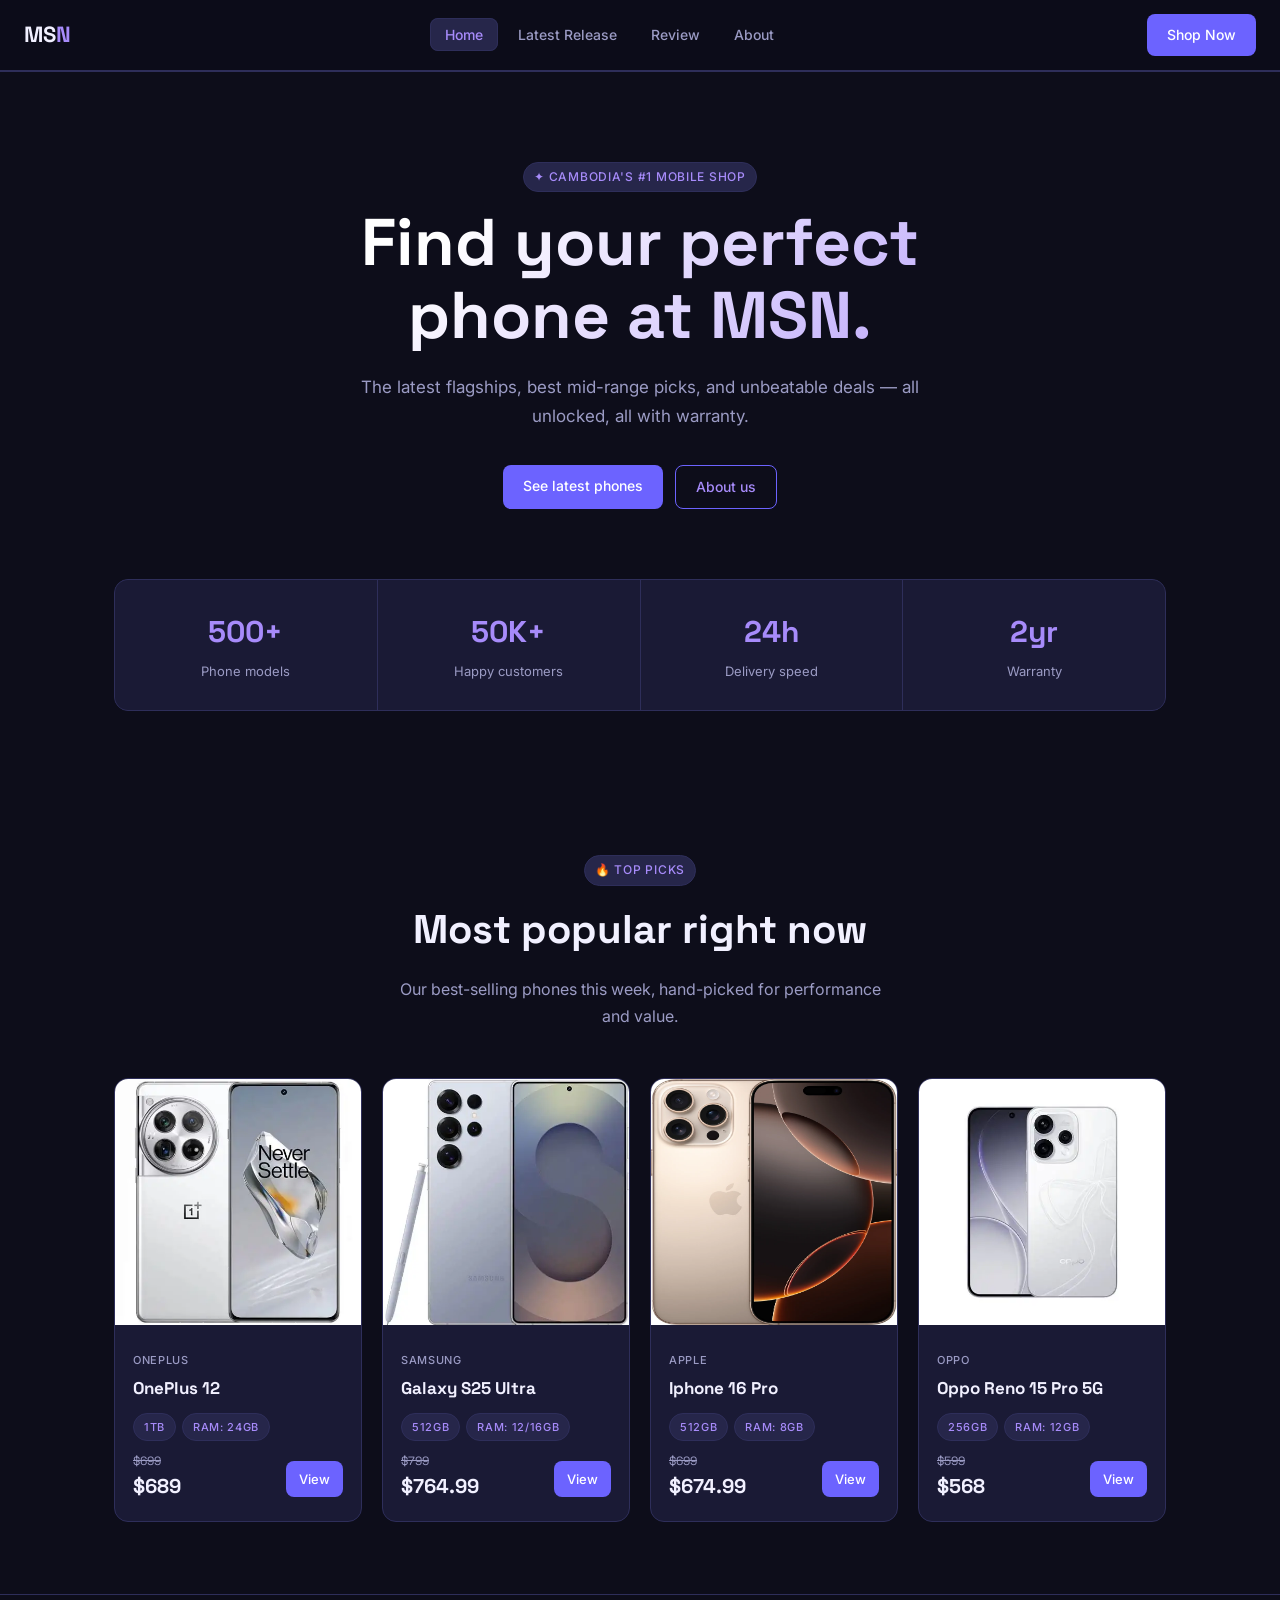
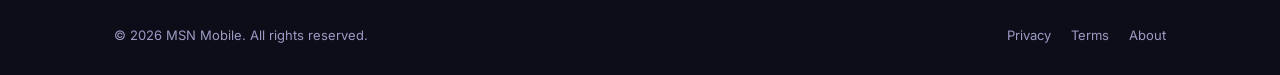
<file: index.html>
<!DOCTYPE html>
<html lang="en">
<head>
  <meta charset="UTF-8"/>
  <meta name="viewport" content="width=device-width, initial-scale=1.0"/>
  <title>MSN Mobile — Home</title>
  <link href="https://fonts.googleapis.com/css2?family=Space+Grotesk:wght@400;500;700&family=Inter:wght@400;500&display=swap" rel="stylesheet"/>
  <link rel="stylesheet" href="style.css"/>
</head>
<body>
    <nav id="main-nav">
    <div class="nav-inner">
        <a class="logo" href="index.html">MS<span>N</span></a>
        <ul class="nav-links">
            <li><a href="index.html">Home</a></li>
            <li><a href="latest.html">Latest Release</a></li>
            <li><a href="review.html">Review</a></li>
            <li><a href="about.html">About</a></li>
        </ul>
        <div style="display:flex;align-items:center;gap:10px;">
            <a class="btn desktop-cta" href="latest.html">Shop Now</a>
            <button id="nav-toggle-btn" class="hamburger" aria-label="Toggle menu">
            <span></span><span></span><span></span>
            </button>
        </div>
    </div>
    <!-- Mobile drawer -->
    <div class="mobile-menu" id="mobile-menu">
        <ul>
            <li><a href="index.html">🏠 Home</a></li>
            <li><a href="latest.html">📱 Latest Release</a></li>
            <li><a href="review.html">💬 Review</a></li>
            <li><a href="about.html">ℹ️ About</a></li>
        </ul>
        <a class="btn mobile-cta" href="latest.html">Shop Now →</a>
    </div>
    </nav>
    <div class="nav-overlay" id="nav-overlay"></div>

    <!-- Hero Section-->
    <section class="hero">
        <div class="container">
            <span class="tag">✦ Cambodia's #1 Mobile Shop</span>
            <h1>Find your perfect<br/>phone at MSN.</h1>
            <p>The latest flagships, best mid-range picks, and unbeatable deals — all unlocked, all with warranty.</p>
            <div class="hero-btns">
                <a class="btn" href="latest.html">See latest phones</a>
                <a class="btn btn-outline" href="about.html">About us</a>
            </div>
        </div>
    </section>

    <!-- Status Bar -->
    <div class="container">
        <div class="stats">
            <div class="stat-item"><strong>500+</strong><span>Phone models</span></div>
            <div class="stat-item"><strong>50K+</strong><span>Happy customers</span></div>
            <div class="stat-item"><strong>24h</strong><span>Delivery speed</span></div>
            <div class="stat-item"><strong>2yr</strong><span>Warranty</span></div>
        </div>
    </div>

    <!-- Popular Phone -->
    <section class="page-section">
        <div class="container">
            <div class="section-head">
                <span class="tag">🔥 Top picks</span>
                <h2>Most popular right now</h2>
                <p>Our best-selling phones this week, hand-picked for performance and value.</p>
            </div>
            <div class="product-grid">

                <div class="product-card">
                    <div><img src="Pic/OnePlus_12.jpg" width="246" height="246"></div>
                    <div class="product-info">
                        <span class="brand">OnePlus</span>
                        <h3>OnePlus 12</h3>
                        <div class="product-specs"><span class="tag">1TB</span><span class="tag">Ram: 24GB</span></div>
                        <div class="product-footer">
                            <div class="price"><span class="old">$699</span>$689</div>
                            <a class="btn btn-sm" href="latest.html">View</a>
                        </div>
                    </div>
                </div>

                <div class="product-card">
                    <div><img src="Pic/Galaxy_s25_ultra.jpg" width="246" height="246"></div>
                    <div class="product-info">
                        <span class="brand">Samsung</span>
                        <h3>Galaxy S25 Ultra</h3>
                        <div class="product-specs"><span class="tag">512GB</span><span class="tag">Ram: 12/16GB</span></div>
                        <div class="product-footer">
                            <div class="price"><span class="old">$799</span>$764.99</div>
                            <a class="btn btn-sm" href="latest.html">View</a>
                        </div>
                    </div>
                </div>

                <div class="product-card">
                    <div><img src="Pic/Iphone_16_pro.jpg" width="246" height="246"></div>
                    <div class="product-info">
                        <span class="brand">Apple</span>
                        <h3>Iphone 16 Pro</h3>
                        <div class="product-specs"><span class="tag">512GB</span><span class="tag">Ram: 8GB</span></div>
                        <div class="product-footer">
                            <div class="price"><span class="old">$699</span>$674.99</div>
                            <a class="btn btn-sm" href="latest.html">View</a>
                        </div>
                    </div>
                </div>

                <div class="product-card">
                    <div><img src="Pic/Oppo_reno_15_pro_5g.jpg" width="246" height="246"></div>
                    <div class="product-info">
                        <span class="brand">Oppo</span>
                        <h3>Oppo Reno 15 Pro 5G</h3>
                        <div class="product-specs"><span class="tag">256GB</span><span class="tag">Ram: 12GB</span></div>
                        <div class="product-footer">
                            <div class="price"><span class="old">$599</span>$568</div>
                            <a class="btn btn-sm" href="latest.html">View</a>
                        </div>
                    </div>
                </div>

            </div>
        </div>
    </section>

    <!-- Footer -->
    <footer>
        <div class="footer-inner container">
            <p>© 2026 MSN Mobile. All rights reserved.</p>
            <ul class="footer-links">
                <li><a href="#">Privacy</a></li>
                <li><a href="#">Terms</a></li>
                <li><a href="about.html">About</a></li>
            </ul>
        </div>
    </footer>

    <!-- Hamberger -->
    <script>
        // Mobile menu toggle
        const nav = document.getElementById("main-nav");
        const overlay = document.getElementById("nav-overlay");
        const toggle = document.getElementById("nav-toggle-btn");

        function openMenu() {
            nav.classList.add("menu-open");
            overlay.classList.add("visible");
        }
        function closeMenu() {
            nav.classList.remove("menu-open");
            overlay.classList.remove("visible");
        }

        toggle.addEventListener("click", () => {
            nav.classList.contains("menu-open") ? closeMenu() : openMenu();
        });
        overlay.addEventListener("click", closeMenu);
        document.querySelectorAll(".mobile-menu a").forEach(a => a.addEventListener("click", closeMenu));
        // Highlight active nav link
        document.querySelectorAll('.nav-links a, .mobile-menu a').forEach(a => {
            if (a.getAttribute('href') === 'index.html') a.classList.add('active');
        });
    </script>
</body>
</html>
</file>
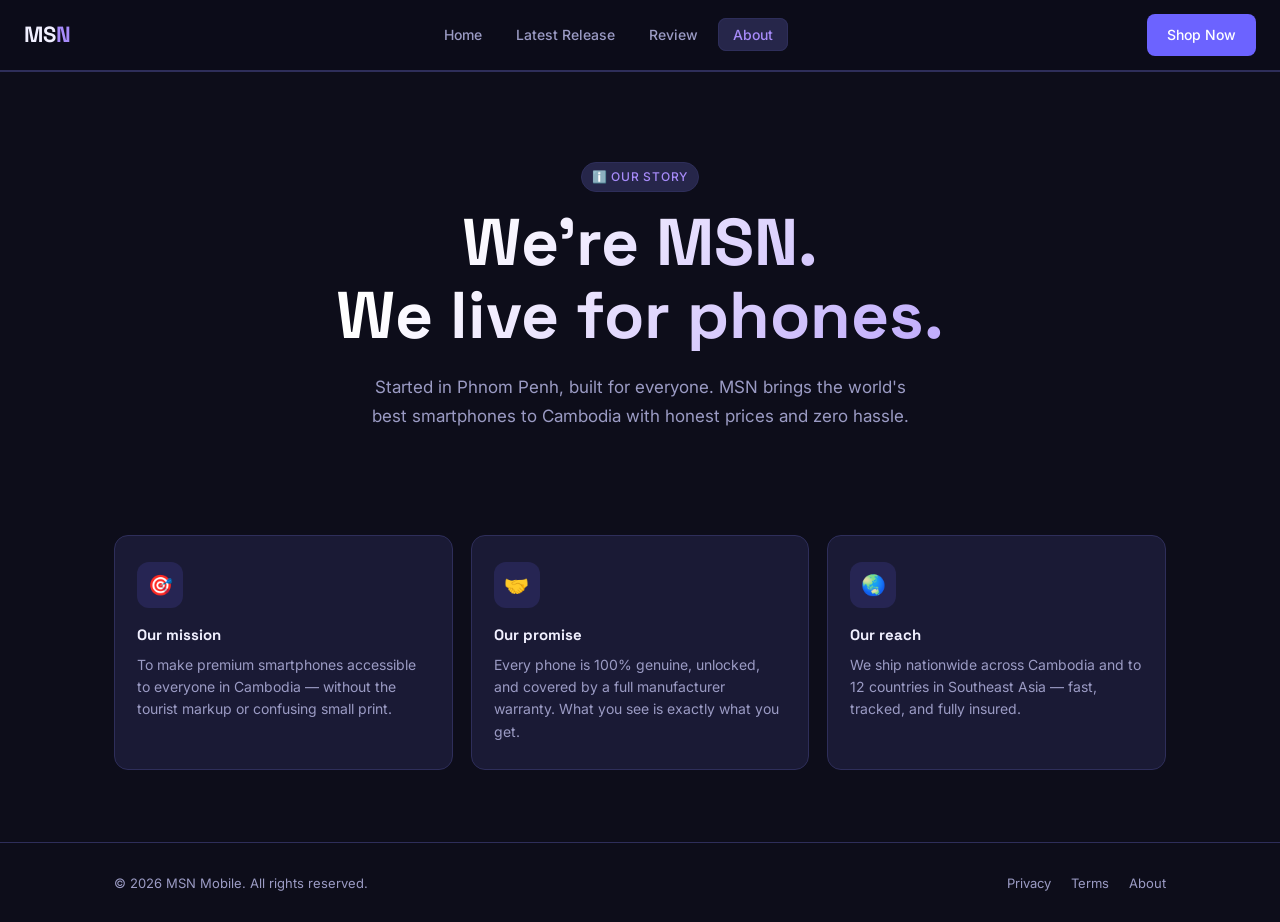
<file: about.html>
<!DOCTYPE html>
<html lang="en">
<head>
  <meta charset="UTF-8"/>
  <meta name="viewport" content="width=device-width, initial-scale=1.0"/>
  <title>MSN Mobile — About</title>
  <link href="https://fonts.googleapis.com/css2?family=Space+Grotesk:wght@400;500;700&family=Inter:wght@400;500&display=swap" rel="stylesheet"/>
  <link rel="stylesheet" href="style.css"/>
</head>
<body>
    <nav id="main-nav">
    <div class="nav-inner">
        <a class="logo" href="index.html">MS<span>N</span></a>
        <ul class="nav-links">
            <li><a href="index.html">Home</a></li>
            <li><a href="latest.html">Latest Release</a></li>
            <li><a href="review.html">Review</a></li>
            <li><a href="about.html">About</a></li>
        </ul>
        <div style="display:flex;align-items:center;gap:10px;">
            <a class="btn desktop-cta" href="latest.html">Shop Now</a>
            <button id="nav-toggle-btn" class="hamburger" aria-label="Toggle menu">
            <span></span><span></span><span></span>
            </button>
        </div>
    </div>
    <!-- Mobile drawer -->
    <div class="mobile-menu" id="mobile-menu">
        <ul>
            <li><a href="index.html">🏠 Home</a></li>
            <li><a href="latest.html">📱 Latest Release</a></li>
            <li><a href="review.html">💬 Review</a></li>
            <li><a href="about.html">ℹ️ About</a></li>
        </ul>
        <a class="btn mobile-cta" href="latest.html">Shop Now →</a>
    </div>
    </nav>
    <div class="nav-overlay" id="nav-overlay"></div>

    <!-- Hero -->
    <section class="hero">
        <div class="container">
            <span class="tag">ℹ️ Our story</span>
            <h1>We're MSN.<br/>We live for phones.</h1>
            <p>Started in Phnom Penh, built for everyone. MSN brings the world's best smartphones to Cambodia with honest prices and zero hassle.</p>
        </div>
    </section>

    <!-- Mission -->
    <section class="page-section" style="padding-top:0;">
        <div class="container">
            <div class="features-grid">
                <div class="feature-card">
                    <div class="feature-icon">🎯</div>
                    <h3>Our mission</h3>
                    <p>To make premium smartphones accessible to everyone in Cambodia — without the tourist markup or confusing small print.</p>
                </div>
                <div class="feature-card">
                    <div class="feature-icon">🤝</div>
                    <h3>Our promise</h3>
                    <p>Every phone is 100% genuine, unlocked, and covered by a full manufacturer warranty. What you see is exactly what you get.</p>
                </div>
                <div class="feature-card">
                    <div class="feature-icon">🌏</div>
                    <h3>Our reach</h3>
                    <p>We ship nationwide across Cambodia and to 12 countries in Southeast Asia — fast, tracked, and fully insured.</p>
                </div>
            </div>
        </div>
    </section>

    <!-- Footer -->
    <footer>
        <div class="footer-inner container">
            <p>© 2026 MSN Mobile. All rights reserved.</p>
            <ul class="footer-links">
                <li><a href="#">Privacy</a></li>
                <li><a href="#">Terms</a></li>
                <li><a href="about.html">About</a></li>
            </ul>
        </div>
    </footer>

    <!-- Hamburger -->
    <script>
        // Mobile menu toggle
        const nav = document.getElementById("main-nav");
        const overlay = document.getElementById("nav-overlay");
        const toggle = document.getElementById("nav-toggle-btn");

        function openMenu() {
            nav.classList.add("menu-open");
            overlay.classList.add("visible");
        }
        function closeMenu() {
            nav.classList.remove("menu-open");
            overlay.classList.remove("visible");
        }

        toggle.addEventListener("click", () => {
            nav.classList.contains("menu-open") ? closeMenu() : openMenu();
        });
        overlay.addEventListener("click", closeMenu);
        document.querySelectorAll(".mobile-menu a").forEach(a => a.addEventListener("click", closeMenu));
        // Highlight active nav link
        document.querySelectorAll('.nav-links a, .mobile-menu a').forEach(a => {
            if (a.getAttribute('href') === 'about.html') a.classList.add('active');
        });
    </script>

</body>
</html>
</file>
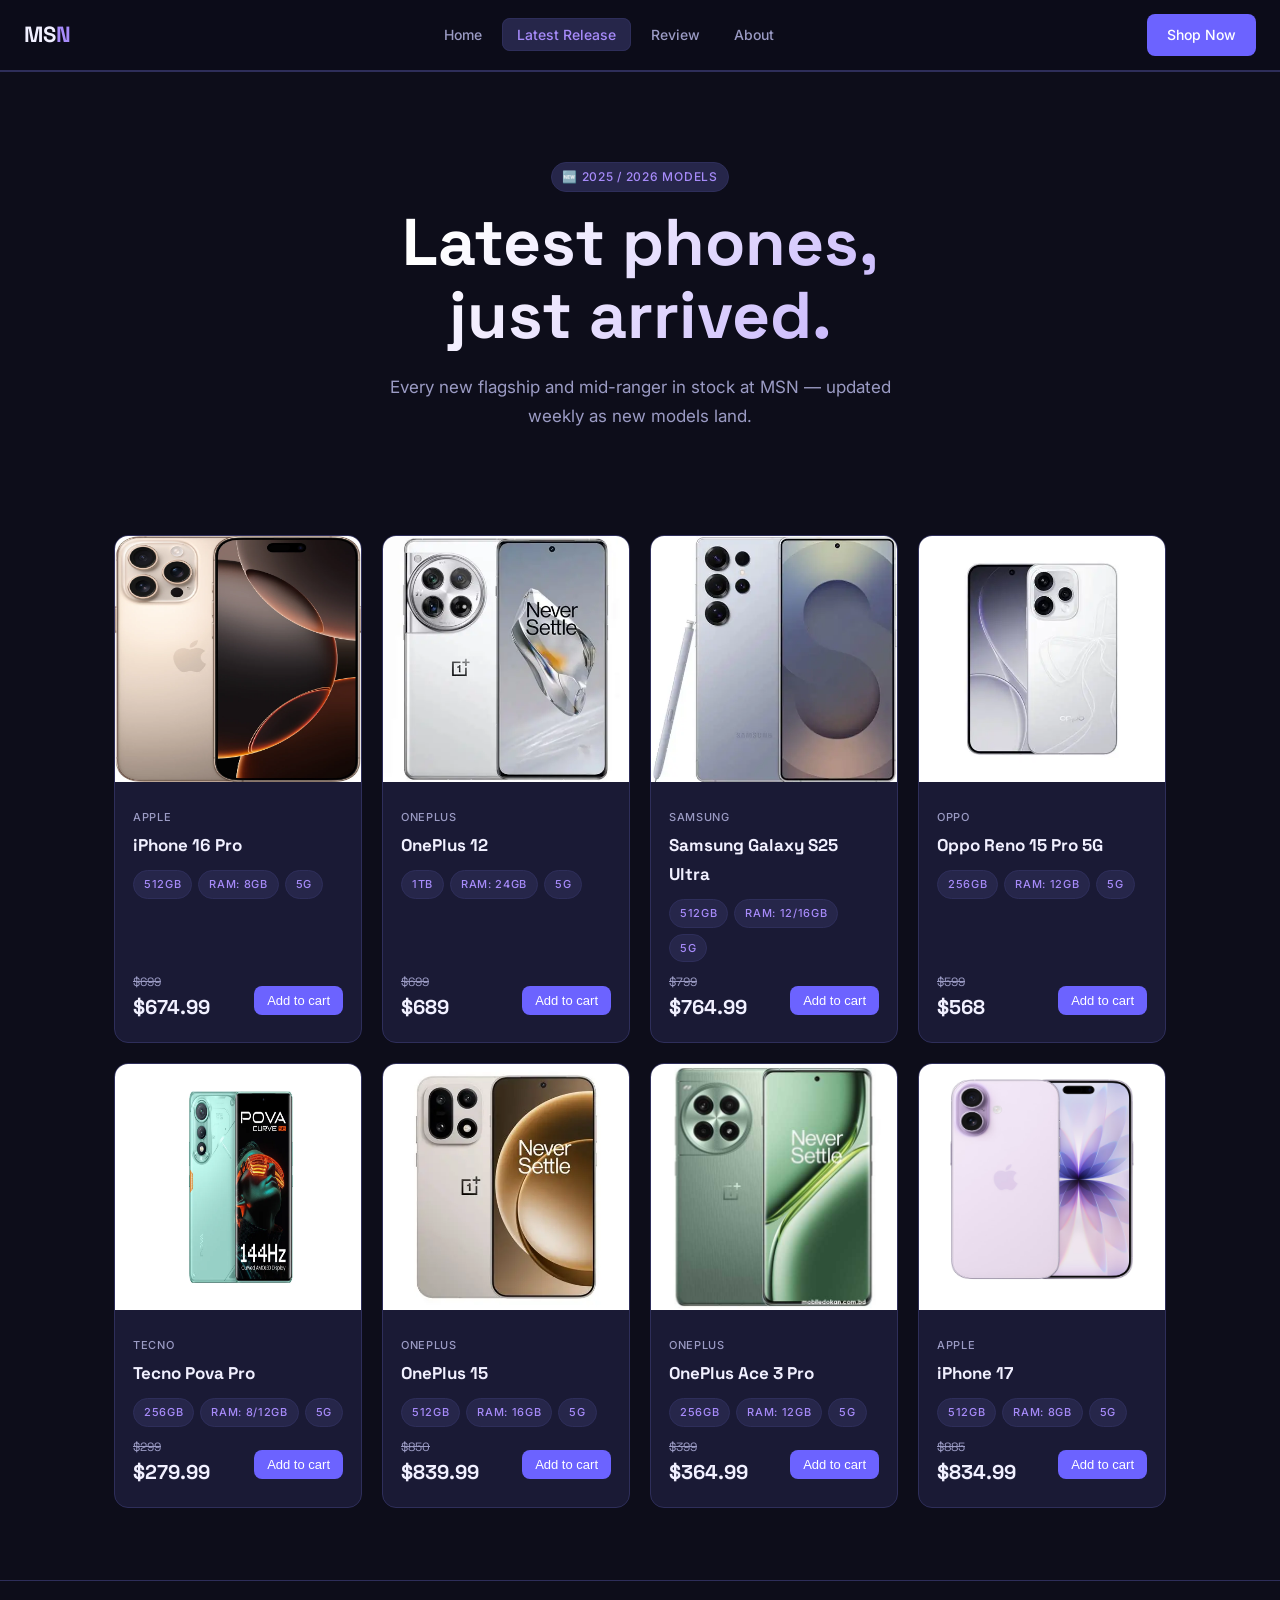
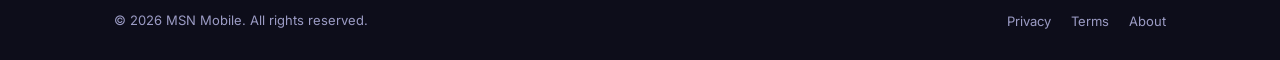
<file: latest.html>
<!DOCTYPE html>
<html lang="en">
<head>
  <meta charset="UTF-8"/>
  <meta name="viewport" content="width=device-width, initial-scale=1.0"/>
  <title>MSN Mobile — About</title>
  <link href="https://fonts.googleapis.com/css2?family=Space+Grotesk:wght@400;500;700&family=Inter:wght@400;500&display=swap" rel="stylesheet"/>
  <link rel="stylesheet" href="style.css"/>
</head>
<body>
    <nav id="main-nav">
    <div class="nav-inner">
        <a class="logo" href="index.html">MS<span>N</span></a>
        <ul class="nav-links">
            <li><a href="index.html">Home</a></li>
            <li><a href="latest.html">Latest Release</a></li>
            <li><a href="review.html">Review</a></li>
            <li><a href="about.html">About</a></li>
        </ul>
        <div style="display:flex;align-items:center;gap:10px;">
            <a class="btn desktop-cta" href="latest.html">Shop Now</a>
            <button id="nav-toggle-btn" class="hamburger" aria-label="Toggle menu">
            <span></span><span></span><span></span>
            </button>
        </div>
    </div>
    <!-- Mobile drawer -->
    <div class="mobile-menu" id="mobile-menu">
        <ul>
            <li><a href="index.html">🏠 Home</a></li>
            <li><a href="latest.html">📱 Latest Release</a></li>
            <li><a href="review.html">💬 Review</a></li>
            <li><a href="about.html">ℹ️ About</a></li>
        </ul>
        <a class="btn mobile-cta" href="latest.html">Shop Now →</a>
    </div>
    </nav>
    <div class="nav-overlay" id="nav-overlay"></div>

    <!-- Hero -->
    <section class="hero">
        <div class="container">
            <span class="tag">🆕 2025 / 2026 models</span>
            <h1>Latest phones,<br/>just arrived.</h1>
            <p>Every new flagship and mid-ranger in stock at MSN — updated weekly as new models land.</p>
        </div>
    </section>

    <!-- All phones -->
    <section class="page-section" style="padding-top:0;">
        <div class="container">
            <div class="product-grid">

                <div class="product-card">
                    <div><img src="Pic/Iphone_16_pro.jpg" width="246" height="246"></div>
                    <div class="product-info">
                        <span class="brand">Apple</span>
                        <h3>iPhone 16 Pro</h3>
                        <div class="product-specs"><span class="tag">512GB</span><span class="tag">Ram: 8GB</span><span class="tag">5G</span></div>
                        <div class="product-footer">
                            <div class="price"><span class="old">$699</span>$674.99</div>
                            <button class="btn btn-sm">Add to cart</button>
                        </div>
                    </div>
                </div>

                <div class="product-card">
                    <div><img src="Pic/OnePlus_12.jpg" width="246" height="246"></div>
                    <div class="product-info">
                        <span class="brand">OnePlus</span>
                        <h3>OnePlus 12</h3>
                        <div class="product-specs"><span class="tag">1TB</span><span class="tag">Ram: 24GB</span><span class="tag">5G</span></div>
                        <div class="product-footer">
                            <div class="price"><span class="old">$699</span>$689</div>
                            <button class="btn btn-sm">Add to cart</button>
                        </div>
                    </div>
                </div>

                <div class="product-card">
                    <div><img src="Pic/Galaxy_s25_ultra.jpg" width="246" height="246"></div>
                    <div class="product-info">
                        <span class="brand">Samsung</span>
                        <h3>Samsung Galaxy S25 Ultra</h3>
                        <div class="product-specs"><span class="tag">512GB</span><span class="tag">Ram: 12/16GB</span><span class="tag">5G</span></div>
                        <div class="product-footer">
                            <div class="price"><span class="old">$799</span>$764.99</div>
                            <button class="btn btn-sm">Add to cart</button>
                        </div>
                    </div>
                </div>

                <div class="product-card">
                    <div><img src="Pic/Oppo_reno_15_pro_5g.jpg" width="246" height="246"></div>
                    <div class="product-info">
                        <span class="brand">Oppo</span>
                        <h3>Oppo Reno 15 Pro 5G</h3>
                        <div class="product-specs"><span class="tag">256GB</span><span class="tag">Ram: 12GB</span><span class="tag">5G</span></div>
                        <div class="product-footer">
                            <div class="price"><span class="old">$599</span>$568</div>
                            <button class="btn btn-sm">Add to cart</button>
                        </div>
                    </div>
                </div>

                <div class="product-card">
                    <div><img src="Pic/Tecno_pova7_pro.jpg" width="246" height="246"></div>
                    <div class="product-info">
                        <span class="brand">Tecno</span>
                        <h3>Tecno Pova Pro</h3>
                        <div class="product-specs"><span class="tag">256GB</span><span class="tag">Ram: 8/12GB</span><span class="tag">5G</span></div>
                        <div class="product-footer">
                            <div class="price"><span class="old">$299</span>$279.99</div>
                            <button class="btn btn-sm">Add to cart</button>
                        </div>
                    </div>
                </div>

                <div class="product-card">
                    <div><img src="Pic/OnePlus_15.jpg" width="246" height="246"></div>
                    <div class="product-info">
                        <span class="brand">OnePlus</span>
                        <h3>OnePlus 15</h3>
                        <div class="product-specs"><span class="tag">512GB</span><span class="tag">Ram: 16GB</span><span class="tag">5G</span></div>
                        <div class="product-footer">
                            <div class="price"><span class="old">$850</span>$839.99</div>
                            <button class="btn btn-sm">Add to cart</button>
                        </div>
                    </div>
                </div>

                <div class="product-card">
                    <div><img src="Pic/OnePlus_ace3_pro.jpg" width="246" height="246"></div>
                    <div class="product-info">
                        <span class="brand">OnePlus</span>
                        <h3>OnePlus Ace 3 Pro</h3>
                        <div class="product-specs"><span class="tag">256GB</span><span class="tag">Ram: 12GB</span><span class="tag">5G</span></div>
                        <div class="product-footer">
                            <div class="price"><span class="old">$399</span>$364.99</div>
                            <button class="btn btn-sm">Add to cart</button>
                        </div>
                    </div>
                </div>

                <div class="product-card">
                    <div><img src="Pic/Iphone_17.jpg" width="246" height="246"></div>
                    <div class="product-info">
                        <span class="brand">Apple</span>
                        <h3>iPhone 17</h3>
                        <div class="product-specs"><span class="tag">512GB</span><span class="tag">Ram: 8GB</span><span class="tag">5G</span></div>
                        <div class="product-footer">
                            <div class="price"><span class="old">$885</span>$834.99</div>
                            <button class="btn btn-sm">Add to cart</button>
                        </div>
                    </div>
                </div>

            </div>
        </div>
    </section>

    <!-- Footer -->
    <footer>
        <div class="footer-inner container">
            <p>© 2026 MSN Mobile. All rights reserved.</p>
            <ul class="footer-links">
                <li><a href="#">Privacy</a></li>
                <li><a href="#">Terms</a></li>
                <li><a href="about.html">About</a></li>
            </ul>
        </div>
    </footer>

    <!-- Hamburger -->
    <script>
        // Mobile menu toggle
        const nav = document.getElementById("main-nav");
        const overlay = document.getElementById("nav-overlay");
        const toggle = document.getElementById("nav-toggle-btn");

        function openMenu() {
            nav.classList.add("menu-open");
            overlay.classList.add("visible");
        }
        function closeMenu() {
            nav.classList.remove("menu-open");
            overlay.classList.remove("visible");
        }

        toggle.addEventListener("click", () => {
            nav.classList.contains("menu-open") ? closeMenu() : openMenu();
        });
        overlay.addEventListener("click", closeMenu);
        document.querySelectorAll(".mobile-menu a").forEach(a => a.addEventListener("click", closeMenu));
        // Highlight active nav link
        document.querySelectorAll('.nav-links a, .mobile-menu a').forEach(a => {
            if (a.getAttribute('href') === 'latest.html') a.classList.add('active');
        });
    </script>

</body>
</html>
</file>
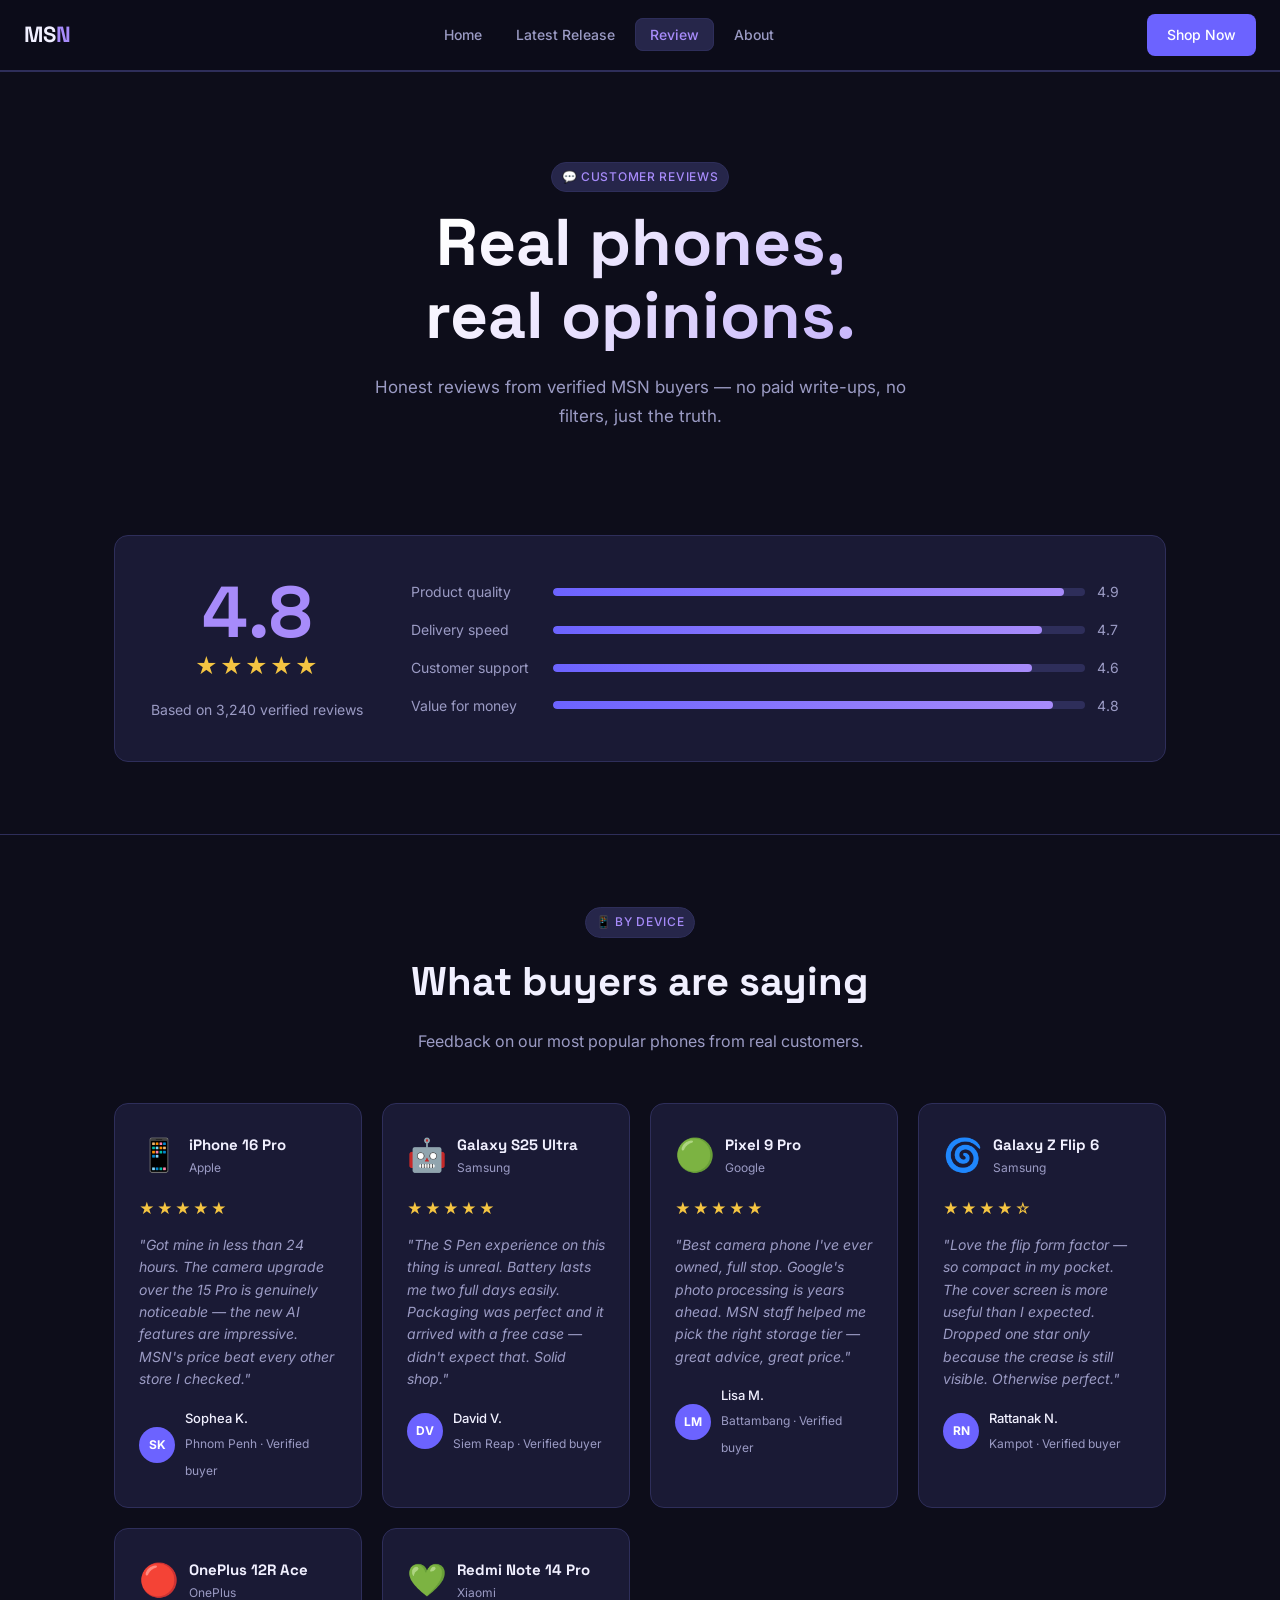
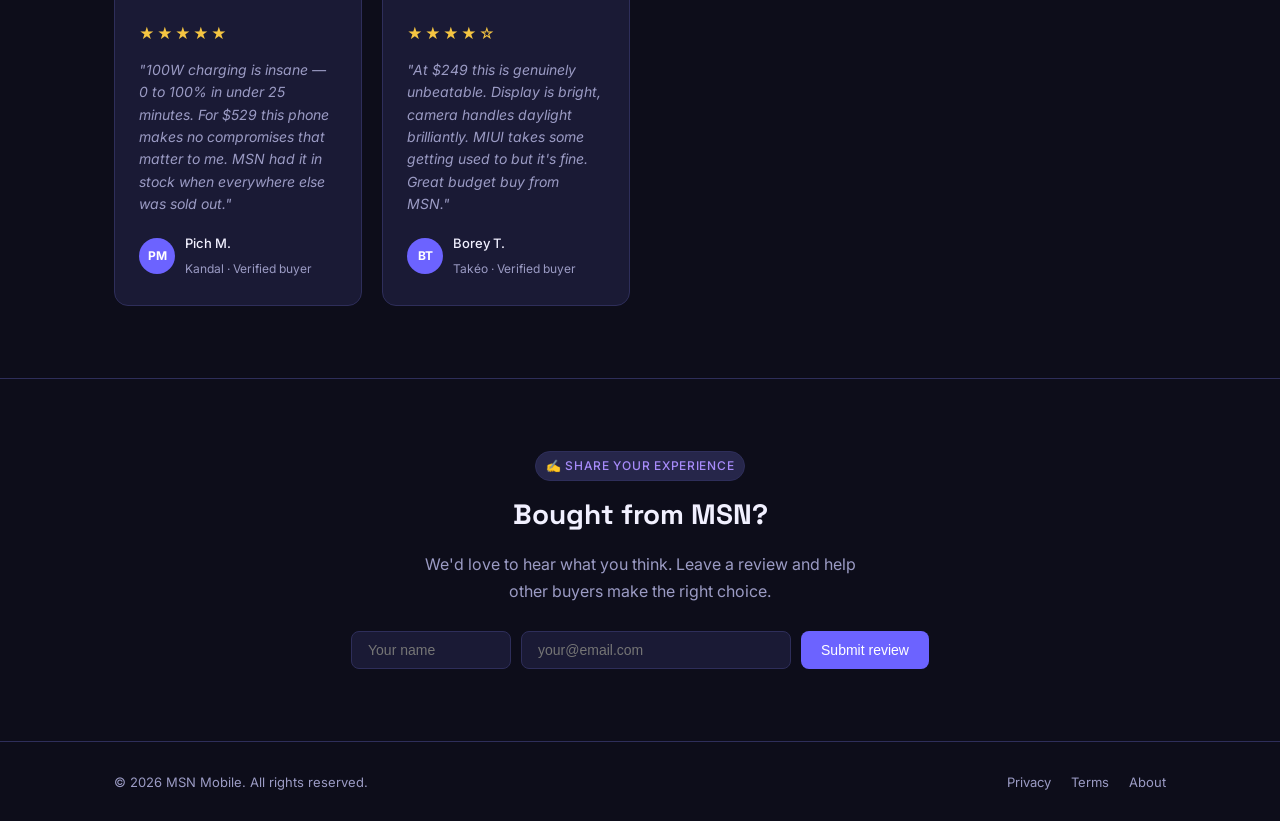
<file: review.html>
<!DOCTYPE html>
<html lang="en">
<head>
  <meta charset="UTF-8"/>
  <meta name="viewport" content="width=device-width, initial-scale=1.0"/>
  <title>MSN Mobile — About</title>
  <link href="https://fonts.googleapis.com/css2?family=Space+Grotesk:wght@400;500;700&family=Inter:wght@400;500&display=swap" rel="stylesheet"/>
  <link rel="stylesheet" href="style.css"/>
</head>
<body>
    <nav id="main-nav">
    <div class="nav-inner">
        <a class="logo" href="index.html">MS<span>N</span></a>
        <ul class="nav-links">
            <li><a href="index.html">Home</a></li>
            <li><a href="latest.html">Latest Release</a></li>
            <li><a href="review.html">Review</a></li>
            <li><a href="about.html">About</a></li>
        </ul>
        <div style="display:flex;align-items:center;gap:10px;">
            <a class="btn desktop-cta" href="latest.html">Shop Now</a>
            <button id="nav-toggle-btn" class="hamburger" aria-label="Toggle menu">
            <span></span><span></span><span></span>
            </button>
        </div>
    </div>
    <!-- Mobile drawer -->
    <div class="mobile-menu" id="mobile-menu">
        <ul>
            <li><a href="index.html">🏠 Home</a></li>
            <li><a href="latest.html">📱 Latest Release</a></li>
            <li><a href="review.html">💬 Review</a></li>
            <li><a href="about.html">ℹ️ About</a></li>
        </ul>
        <a class="btn mobile-cta" href="latest.html">Shop Now →</a>
    </div>
    </nav>
    <div class="nav-overlay" id="nav-overlay"></div>

    <!-- Hero -->
    <section class="hero">
        <div class="container">
            <span class="tag">💬 Customer reviews</span>
            <h1>Real phones,<br/>real opinions.</h1>
            <p>Honest reviews from verified MSN buyers — no paid write-ups, no filters, just the truth.</p>
        </div>
    </section>

    <!-- Overall rating -->
    <section class="page-section" style="padding-top:0;">
        <div class="container">
            <div class="rating-summary">
                <div class="rating-left">
                    <div class="rating-big">4.8</div>
                    <div class="stars" style="font-size:22px;">★★★★★</div>
                    <div class="rating-meta">Based on 3,240 verified reviews</div>
                </div>
                <div class="rating-bars">
                    <div class="rating-bar-row"><span>Product quality</span><div class="bar"><div class="bar-fill" style="width:96%;"></div></div><span>4.9</span></div>
                    <div class="rating-bar-row"><span>Delivery speed</span><div class="bar"><div class="bar-fill" style="width:92%;"></div></div><span>4.7</span></div>
                    <div class="rating-bar-row"><span>Customer support</span><div class="bar"><div class="bar-fill" style="width:90%;"></div></div><span>4.6</span></div>
                    <div class="rating-bar-row"><span>Value for money</span><div class="bar"><div class="bar-fill" style="width:94%;"></div></div><span>4.8</span></div>
                </div>
            </div>
        </div>
    </section>

    <!-- Reviews -->
    <section class="page-section">
        <div class="container">
            <div class="section-head">
                <span class="tag">📱 By device</span>
                <h2>What buyers are saying</h2>
                <p>Feedback on our most popular phones from real customers.</p>
            </div>
            <div class="reviews-grid">

                <div class="review-card">
                    <div style="display:flex;align-items:center;gap:10px;margin-bottom:14px;">
                        <div style="font-size:32px;">📱</div>
                        <div>
                            <div style="font-family:var(--ff-head);font-weight:700;font-size:15px;">iPhone 16 Pro</div>
                            <div style="font-size:12px;color:var(--muted);">Apple</div>
                        </div>
                    </div>
                    <div class="stars">★★★★★</div>
                    <blockquote>"Got mine in less than 24 hours. The camera upgrade over the 15 Pro is genuinely noticeable — the new AI features are impressive. MSN's price beat every other store I checked."</blockquote>
                    <div class="reviewer">
                        <div class="avatar">SK</div>
                        <div><strong>Sophea K.</strong><span>Phnom Penh · Verified buyer</span></div>
                    </div>
                </div>

                <div class="review-card">
                    <div style="display:flex;align-items:center;gap:10px;margin-bottom:14px;">
                        <div style="font-size:32px;">🤖</div>
                        <div>
                            <div style="font-family:var(--ff-head);font-weight:700;font-size:15px;">Galaxy S25 Ultra</div>
                            <div style="font-size:12px;color:var(--muted);">Samsung</div>
                        </div>
                    </div>
                    <div class="stars">★★★★★</div>
                    <blockquote>"The S Pen experience on this thing is unreal. Battery lasts me two full days easily. Packaging was perfect and it arrived with a free case — didn't expect that. Solid shop."</blockquote>
                    <div class="reviewer">
                        <div class="avatar">DV</div>
                        <div><strong>David V.</strong><span>Siem Reap · Verified buyer</span></div>
                    </div>
                </div>

                <div class="review-card">
                    <div style="display:flex;align-items:center;gap:10px;margin-bottom:14px;">
                        <div style="font-size:32px;">🟢</div>
                        <div>
                            <div style="font-family:var(--ff-head);font-weight:700;font-size:15px;">Pixel 9 Pro</div>
                            <div style="font-size:12px;color:var(--muted);">Google</div>
                        </div>
                    </div>
                    <div class="stars">★★★★★</div>
                    <blockquote>"Best camera phone I've ever owned, full stop. Google's photo processing is years ahead. MSN staff helped me pick the right storage tier — great advice, great price."</blockquote>
                    <div class="reviewer">
                        <div class="avatar">LM</div>
                        <div><strong>Lisa M.</strong><span>Battambang · Verified buyer</span></div>
                    </div>
                </div>

                <div class="review-card">
                <div style="display:flex;align-items:center;gap:10px;margin-bottom:14px;">
                    <div style="font-size:32px;">🌀</div>
                    <div>
                        <div style="font-family:var(--ff-head);font-weight:700;font-size:15px;">Galaxy Z Flip 6</div>
                        <div style="font-size:12px;color:var(--muted);">Samsung</div>
                    </div>
                </div>
                <div class="stars">★★★★☆</div>
                    <blockquote>"Love the flip form factor — so compact in my pocket. The cover screen is more useful than I expected. Dropped one star only because the crease is still visible. Otherwise perfect."</blockquote>
                    <div class="reviewer">
                        <div class="avatar">RN</div>
                        <div><strong>Rattanak N.</strong><span>Kampot · Verified buyer</span></div>
                    </div>
                </div>

                <div class="review-card">
                <div style="display:flex;align-items:center;gap:10px;margin-bottom:14px;">
                    <div style="font-size:32px;">🔴</div>
                    <div>
                        <div style="font-family:var(--ff-head);font-weight:700;font-size:15px;">OnePlus 12R Ace</div>
                        <div style="font-size:12px;color:var(--muted);">OnePlus</div>
                    </div>
                </div>
                <div class="stars">★★★★★</div>
                    <blockquote>"100W charging is insane — 0 to 100% in under 25 minutes. For $529 this phone makes no compromises that matter to me. MSN had it in stock when everywhere else was sold out."</blockquote>
                    <div class="reviewer">
                        <div class="avatar">PM</div>
                        <div><strong>Pich M.</strong><span>Kandal · Verified buyer</span></div>
                    </div>
                </div>

                <div class="review-card">
                <div style="display:flex;align-items:center;gap:10px;margin-bottom:14px;">
                    <div style="font-size:32px;">💚</div>
                    <div>
                        <div style="font-family:var(--ff-head);font-weight:700;font-size:15px;">Redmi Note 14 Pro</div>
                        <div style="font-size:12px;color:var(--muted);">Xiaomi</div>
                    </div>
                </div>
                <div class="stars">★★★★☆</div>
                    <blockquote>"At $249 this is genuinely unbeatable. Display is bright, camera handles daylight brilliantly. MIUI takes some getting used to but it's fine. Great budget buy from MSN."</blockquote>
                    <div class="reviewer">
                        <div class="avatar">BT</div>
                        <div><strong>Borey T.</strong><span>Takéo · Verified buyer</span></div>
                    </div>
                </div>

            </div>
        </div>
    </section>

    <!-- Leave a review -->
    <section class="newsletter">
        <div class="container">
            <span class="tag">✍️ Share your experience</span>
            <h2>Bought from MSN?</h2>
            <p>We'd love to hear what you think. Leave a review and help other buyers make the right choice.</p>
            <div class="email-form">
                <input type="text" placeholder="Your name" style="width:160px;"/>
                <input type="email" placeholder="your@email.com"/>
                <button class="btn">Submit review</button>
            </div>
        </div>
    </section>

    <!-- Footer -->
    <footer>
        <div class="footer-inner container">
            <p>© 2026 MSN Mobile. All rights reserved.</p>
            <ul class="footer-links">
                <li><a href="#">Privacy</a></li>
                <li><a href="#">Terms</a></li>
                <li><a href="about.html">About</a></li>
            </ul>
        </div>
    </footer>

    <!-- Hamburger -->
    <script>
        // Mobile menu toggle
        const nav = document.getElementById("main-nav");
        const overlay = document.getElementById("nav-overlay");
        const toggle = document.getElementById("nav-toggle-btn");

        function openMenu() {
            nav.classList.add("menu-open");
            overlay.classList.add("visible");
        }
        function closeMenu() {
            nav.classList.remove("menu-open");
            overlay.classList.remove("visible");
        }

        toggle.addEventListener("click", () => {
            nav.classList.contains("menu-open") ? closeMenu() : openMenu();
        });
        overlay.addEventListener("click", closeMenu);
        document.querySelectorAll(".mobile-menu a").forEach(a => a.addEventListener("click", closeMenu));
        // Highlight active nav link
        document.querySelectorAll('.nav-links a, .mobile-menu a').forEach(a => {
            if (a.getAttribute('href') === 'review.html') a.classList.add('active');
        });
    </script>

</body>
</html>
</file>
<file: style.css>
*, *::before, *::after { box-sizing: border-box; margin: 0; padding: 0; }

:root {
  --dark:    #0D0D1A;
  --mid:     #13132A;
  --accent:  #6C63FF;
  --accent2: #A78BFA;
  --text:    #F1F0FF;
  --muted:   #9B9BC4;
  --card:    #1A1A35;
  --border:  #2E2E5A;
  --tag-bg:  #26264A;
  --r:       14px;
  --rs:      8px;
  --ff-head: 'Space Grotesk', sans-serif;
  --ff-body: 'Inter', sans-serif;
}

body {
  background: var(--dark);
  color: var(--text);
  font-family: var(--ff-body);
  font-size: 16px;
  line-height: 1.7;
}

.container  { max-width: 1100px; margin: 0 auto; padding: 0 24px; }
.tag {
  display: inline-block;
  background: var(--tag-bg);
  color: var(--accent2);
  font-size: 12px; font-weight: 500;
  letter-spacing: .06em; text-transform: uppercase;
  padding: 4px 10px; border-radius: 40px;
  border: 1px solid var(--border);
}

.btn {
  display: inline-block;
  background: var(--accent); color: #fff;
  text-decoration: none;
  padding: 9px 20px; border-radius: var(--rs);
  font-size: 14px; font-weight: 500;
  border: none; cursor: pointer;
  transition: opacity .2s;
}
.btn:hover { opacity: .85; }
.btn-outline {
  background: transparent;
  border: 1.5px solid var(--accent);
  color: var(--accent2);
}
.btn-outline:hover { background: var(--accent); color: #fff; }
.btn-sm { padding: 7px 13px; font-size: 13px; }

nav {
  position: sticky; top: 0; z-index: 100;
  background: rgba(13,13,26,.9);
  backdrop-filter: blur(12px);
  border-bottom: 1px solid var(--border);
}
.nav-inner {
  display: flex; align-items: center;
  justify-content: space-between; gap: 16px;
  padding: 14px 24px;
}
.logo {
  font-family: var(--ff-head);
  font-size: 22px; font-weight: 700;
  color: var(--text); text-decoration: none;
}
.logo span { color: var(--accent2); }

/* Desktop nav links */
.nav-links { display: flex; list-style: none; gap: 6px; }
.nav-links a {
  color: var(--muted); text-decoration: none;
  font-size: 14px; font-weight: 500;
  padding: 7px 14px; border-radius: var(--rs);
  transition: color .2s, background .2s;
}
.nav-links a:hover { color: var(--text); background: var(--card); }
.nav-links a.active {
  color: var(--accent2);
  background: var(--tag-bg);
  border: 1px solid var(--border);
}

/* Hide the checkbox itself */
.nav-toggle-input {
  position: absolute; opacity: 0; width: 0; height: 0; pointer-events: none;
}

/* Hamburger */
.hamburger {
  display: none;
  flex-direction: column; align-items: center; justify-content: center;
  gap: 5px; width: 40px; height: 40px;
  background: var(--card); border: 1px solid var(--border);
  border-radius: var(--rs); cursor: pointer; flex-shrink: 0;
}
.hamburger span {
  display: block; width: 20px; height: 2px;
  background: var(--text); border-radius: 2px;
  transition: transform .3s, opacity .3s;
}

/* Hamburger becomes X when menu is open */
nav.menu-open .hamburger span:nth-child(1) { transform: translateY(7px) rotate(45deg); }
nav.menu-open .hamburger span:nth-child(2) { opacity: 0; }
nav.menu-open .hamburger span:nth-child(3) { transform: translateY(-7px) rotate(-45deg); }

/* Mobile drawer */
.mobile-menu {
  max-height: 0; overflow: hidden;
  transition: max-height .35s ease, padding .3s ease;
  background: var(--mid); border-top: 1px solid var(--border);
}
nav.menu-open .mobile-menu { max-height: 300px; padding: 10px 0 18px; }
.mobile-menu ul { list-style: none; padding: 0 16px; margin-bottom: 14px; display: flex; flex-direction: column; gap: 2px; }
.mobile-menu ul a {
  display: block; padding: 11px 14px;
  color: var(--text); text-decoration: none;
  font-size: 15px; font-weight: 500;
  border-radius: var(--rs); transition: background .15s;
}
.mobile-menu ul a:hover,
.mobile-menu ul a.active { background: var(--card); color: var(--accent2); }
.mobile-cta { display: block; margin: 0 16px; text-align: center; }

/* Overlay behind open drawer */
.nav-overlay {
  position: fixed; inset: 0;
  background: rgba(0,0,0,.5); z-index: 99;
  opacity: 0; pointer-events: none;
  transition: opacity .3s;
}
.nav-overlay.visible { opacity: 1; pointer-events: all; }

/* Heading */
.section-head { text-align: center; margin-bottom: 48px; }
.section-head h2 {
  font-family: var(--ff-head);
  font-size: clamp(26px, 4vw, 40px);
  font-weight: 700; margin-top: 10px;
}
.section-head p { color: var(--muted); max-width: 500px; margin: 12px auto 0; }

/* Page hero */
.hero { padding: 90px 0 70px; text-align: center; }
.hero h1 {
  font-family: var(--ff-head);
  font-size: clamp(36px, 6vw, 66px);
  font-weight: 700; line-height: 1.1;
  margin: 14px 0 22px;
  background: linear-gradient(135deg, #fff 30%, var(--accent2) 100%);
  -webkit-background-clip: text; -webkit-text-fill-color: transparent; background-clip: text;
}
.hero p { max-width: 560px; margin: 0 auto 34px; color: var(--muted); font-size: 17px; }
.hero-btns { display: flex; gap: 12px; justify-content: center; flex-wrap: wrap; }

/* Status bar */
.stats {
  display: grid; grid-template-columns: repeat(auto-fit, minmax(130px, 1fr));
  gap: 1px; background: var(--border);
  border: 1px solid var(--border); border-radius: var(--r);
  overflow: hidden; margin-bottom: 72px;
}
.stat-item { background: var(--card); padding: 26px 16px; text-align: center; }
.stat-item strong { display: block; font-family: var(--ff-head); font-size: 30px; font-weight: 700; color: var(--accent2); }
.stat-item span   { font-size: 13px; color: var(--muted); }

/* Phones */
.product-grid { display: grid; grid-template-columns: repeat(auto-fill, minmax(230px, 1fr)); gap: 20px; }
.product-card {
  background: var(--card); border: 1px solid var(--border);
  border-radius: var(--r); overflow: hidden;
  display: flex; flex-direction: column;
  transition: transform .25s, border-color .25s;
}
.product-card:hover { transform: translateY(-4px); border-color: var(--accent); }
.product-img {
  height: 190px; display: flex; align-items: center;
  justify-content: center; font-size: 70px;
  background: linear-gradient(135deg,#1E1E40,#2A2A55);
}
.product-info { padding: 18px; flex: 1; display: flex; flex-direction: column; }
.brand { font-size: 11px; color: var(--muted); font-weight: 500; letter-spacing: .06em; text-transform: uppercase; }
.product-info h3 { font-family: var(--ff-head); font-size: 17px; font-weight: 700; margin: 4px 0 10px; }
.product-specs { display: flex; gap: 6px; flex-wrap: wrap; margin-bottom: 14px; }
.product-specs .tag { font-size: 11px; }
.product-footer { display: flex; align-items: center; justify-content: space-between; margin-top: auto; }
.price { font-family: var(--ff-head); font-size: 20px; font-weight: 700; }
.price .old { display: block; font-size: 12px; font-weight: 400; color: var(--muted); text-decoration: line-through; line-height: 1; margin-bottom: 2px; }

/* feature grid */
.features-grid { display: grid; grid-template-columns: repeat(auto-fit, minmax(200px,1fr)); gap: 18px; }
.feature-card { background: var(--card); border: 1px solid var(--border); border-radius: var(--r); padding: 26px 22px; }
.feature-icon { width: 46px; height: 46px; border-radius: 12px; background: rgba(108,99,255,.15); display: flex; align-items: center; justify-content: center; font-size: 20px; margin-bottom: 14px; }
.feature-card h3 { font-family: var(--ff-head); font-size: 15px; font-weight: 700; margin-bottom: 6px; }
.feature-card p  { color: var(--muted); font-size: 14px; line-height: 1.6; }

/* Review card */
.reviews-grid { display: grid; grid-template-columns: repeat(auto-fit, minmax(240px,1fr)); gap: 20px; }
.review-card { background: var(--card); border: 1px solid var(--border); border-radius: var(--r); padding: 24px; }
.stars { color: #F5C542; font-size: 15px; letter-spacing: 2px; margin-bottom: 12px; }
.review-card blockquote { font-size: 14px; color: var(--muted); line-height: 1.6; font-style: italic; }
.reviewer { display: flex; align-items: center; gap: 10px; margin-top: 16px; }
.avatar { width: 36px; height: 36px; border-radius: 50%; background: var(--accent); display: flex; align-items: center; justify-content: center; font-weight: 700; font-size: 12px; color: #fff; flex-shrink: 0; }
.reviewer strong { display: block; font-size: 13px; font-weight: 500; }
.reviewer span   { font-size: 12px; color: var(--muted); }

/* Rating big display for review page */
.rating-big { font-family: var(--ff-head); font-size: 72px; font-weight: 700; color: var(--accent2); line-height: 1; }
.rating-meta { color: var(--muted); font-size: 14px; margin-top: 4px; }

/* Page section wrapper */
.page-section { padding: 72px 0; }
.page-section + .page-section { border-top: 1px solid var(--border); }

/* Review submit */
.newsletter { padding: 72px 0; text-align: center; border-top: 1px solid var(--border); }
.newsletter h2 { font-family: var(--ff-head); font-size: 28px; font-weight: 700; margin: 10px 0 12px; }
.newsletter p  { color: var(--muted); max-width: 440px; margin: 0 auto 26px; }
.email-form { display: flex; gap: 10px; justify-content: center; flex-wrap: wrap; }
.email-form input { padding: 10px 16px; border-radius: var(--rs); border: 1px solid var(--border); background: var(--card); color: var(--text); font-size: 14px; width: 270px; outline: none; }
.email-form input:focus { border-color: var(--accent); }

/* Footer */
footer { border-top: 1px solid var(--border); padding: 26px 24px; }
.footer-inner { display: flex; align-items: center; justify-content: space-between; flex-wrap: wrap; gap: 12px; }
footer p { font-size: 13px; color: var(--muted); }
.footer-links { list-style: none; display: flex; gap: 20px; }
.footer-links a { color: var(--muted); font-size: 13px; text-decoration: none; }
.footer-links a:hover { color: var(--text); }

/* Rating */
.rating-summary {
  display: flex; gap: 48px; align-items: center;
  background: var(--card); border: 1px solid var(--border);
  border-radius: var(--r); padding: 40px 36px;
  flex-wrap: wrap;
}
.rating-left { text-align: center; flex-shrink: 0; }
.rating-bars { flex: 1; min-width: 220px; display: flex; flex-direction: column; gap: 14px; }
.rating-bar-row {
  display: grid; grid-template-columns: 130px 1fr 32px;
  align-items: center; gap: 12px; font-size: 14px; color: var(--muted);
}
.bar { background: var(--border); border-radius: 99px; height: 8px; overflow: hidden; }
.bar-fill { height: 100%; background: linear-gradient(90deg, var(--accent), var(--accent2)); border-radius: 99px; }

/* Responsive */
@media (max-width: 640px) {
  .nav-links   { display: none; }
  .desktop-cta { display: none; }
  .hamburger   { display: flex; }
  .hero        { padding: 60px 0 50px; }
  .rating-summary { flex-direction: column; padding: 28px 20px; }
  .rating-bar-row { grid-template-columns: 100px 1fr 28px; font-size: 13px; }
}
</file>
